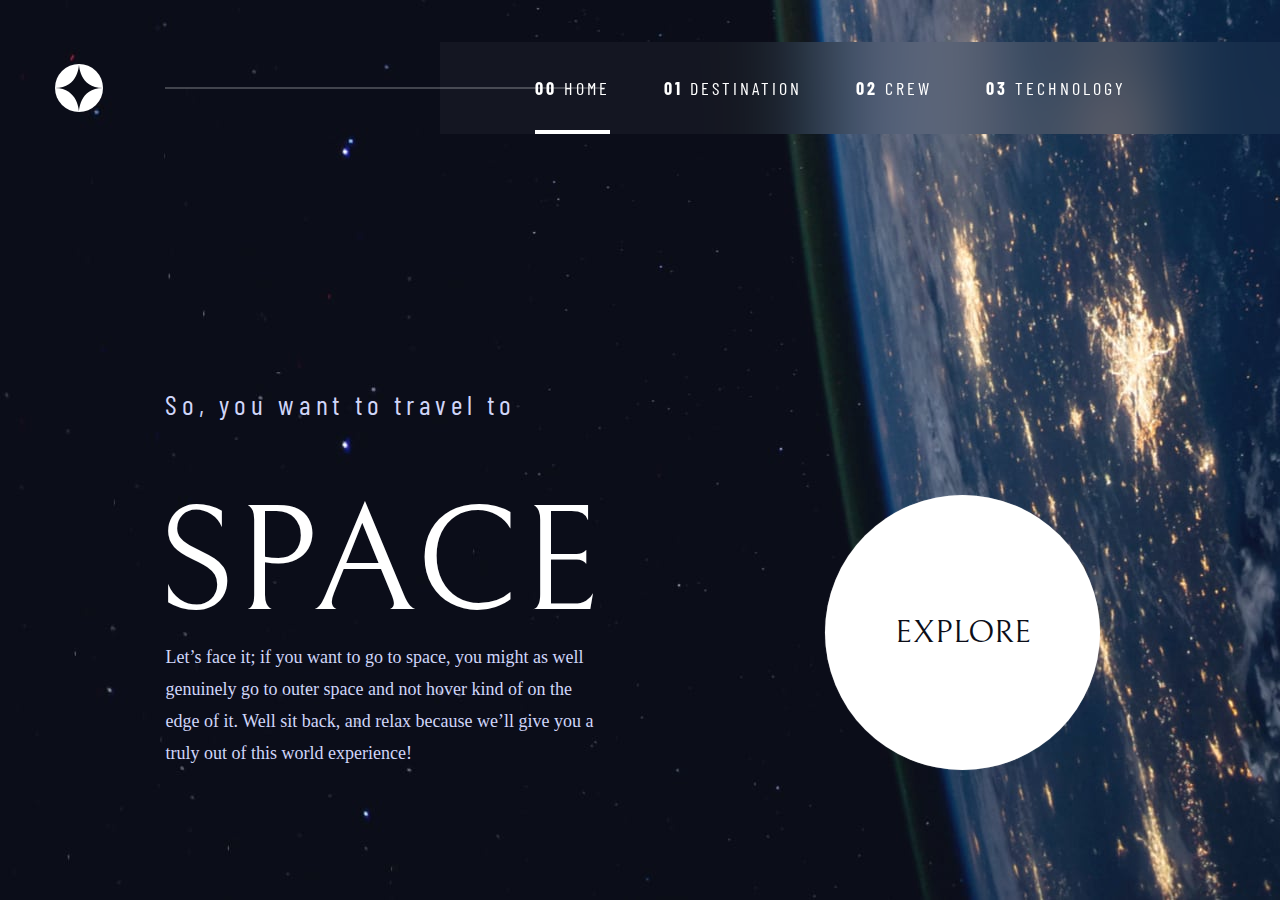
<file: starter-code/index.html>
<!DOCTYPE html>
<html lang="en">

<head>
  <meta charset="UTF-8">
  <meta name="viewport" content="width=device-width, initial-scale=1.0">

  <link rel="icon" type="image/png" sizes="32x32" href="./assets/favicon-32x32.png">
  <link rel="stylesheet" href="home.css">
  <title>Frontend Mentor | Space tourism website</title>
</head>

<body>
  <header class="navbar">
    <img src="assets/home/logo.svg" alt="logo">
    <img class="line" src="assets/home/line.svg" alt="line">
    <ul>
      <li><a href="index.html" class="tab-link active-link" onclick="opentab('Home')"><span>00</span> Home</a></li>
      <li><a href="destination-moon.html" class="tab-link" onclick="opentab('Destination')"><span>01</span> Destination</a></li>
      <li><a href="crew-commander.html" class="tab-link" onclick="opentab('Crew')"><span>02</span> Crew</a></li>
      <li><a href="technology-vehicle.html" class="tab-link" onclick="opentab('Technology')"><span>03</span> Technology</a></li>
    </ul>
  </header>
  <main>
    <section class="description">
      <h2>So, you want to travel to</h2>
      <h1>Space</h1>
      <p>
        Let’s face it; if you want to go to space, you might as well genuinely go to
        outer space and not hover kind of on the edge of it. Well sit back, and relax
        because we’ll give you a truly out of this world experience!
      </p>
    </section>
    <section class="btn-explore">
      <a href="destination-moon.html">Explore</a>
    </section>
  </main>

</body>

</html>
</file>
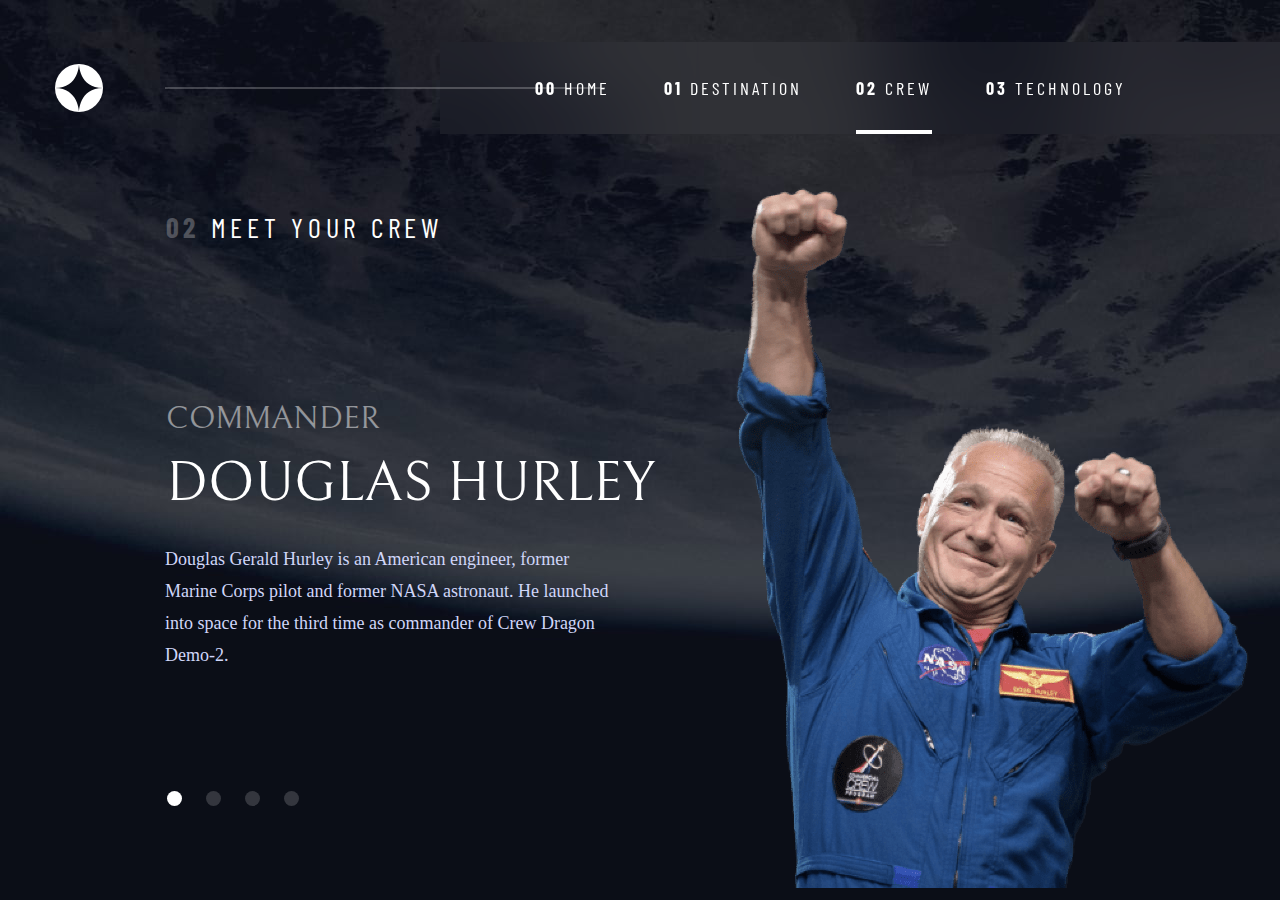
<file: crew-commander.html>
<!DOCTYPE html>
<html lang="en">

<head>
  <meta charset="UTF-8">
  <meta name="viewport" content="width=device-width, initial-scale=1.0">

  <link rel="icon" type="image/png" sizes="32x32" href="./assets/favicon-32x32.png">
  <link rel="stylesheet" href="crew.css">

  <title>Frontend Mentor | Space tourism website</title>
</head>

<body>
  <header class="navbar">
    <img src="assets/home/logo.svg" alt="logo">
    <img class="line" src="assets/home/line.svg" alt="line">
    <ul>
      <li><a href="index.html" class="tab-link"><span>00</span> Home</a></li>
      <li><a href="destination-moon.html" class="tab-link"><span>01</span> Destination</a></li>
      <li><a href="crew-commander.html" class="tab-link active-link"><span>02</span> Crew</a></li>
      <li><a href="technology-vehicle.html" class="tab-link"><span>03</span> Technology</a></li>
    </ul>
  </header>

  <main>
    <section class="tab-content active-tab" id="douglas">
      <section class="description">
        <h3><span>02</span> Meet your crew</h3>

        <h2>Commander</h2>
        <h1>Douglas Hurley</h1>
        <p>Douglas Gerald Hurley is an American engineer, former Marine Corps pilot
          and former NASA astronaut. He launched into space for the third time as
          commander of Crew Dragon Demo-2.</p>
      </section>
      <section class="img">
        <img src="assets/crew/image-douglas-hurley.png" alt="img">
      </section>
    </section>

    <section class="dots-page">
      <div class="dot active-link" onclick="opentab('douglas')"></div>
      <div class="dot" onclick="opentab('mark')"></div>
      <div class="dot" onclick="opentab('victor')"></div>
      <div class="dot" onclick="opentab('anousheh')"></div>
    </section>

    <section class="tab-content mark" id="mark">
      <section class="description">
        <h3><span>02</span> Meet your crew</h3>

        <h2>Mission Specialist</h2>
        <h1>Mark Shuttleworth</h1>
        <p>Mark Richard Shuttleworth is the founder and CEO of Canonical, the company behind
          the Linux-based Ubuntu operating system. Shuttleworth became the first South
          African to travel to space as a space tourist.</p>
      </section>
      <section class="img">
        <img src="assets/crew/image-mark-shuttleworth.png" alt="img">
      </section>
    </section>

    <section class="tab-content victor" id="victor">
      <section class="description">
        <h3><span>02</span> Meet your crew</h3>

        <h2>Pilot</h2>
        <h1>Victor Glover</h1>
        <p>Pilot on the first operational flight of the SpaceX Crew Dragon to the
          International Space Station. Glover is a commander in the U.S. Navy where
          he pilots an F/A-18.He was a crew member of Expedition 64, and served as a
          station systems flight engineer.</p>
      </section>
      <section class="img">
        <img src="assets/crew/image-victor-glover.png" alt="img">
      </section>
    </section>

    <section class="tab-content anousheh" id="anousheh">
      <section class="description">
        <h3><span>02</span> Meet your crew</h3>

        <h2>Flight Engineer</h2>
        <h1>Anousheh Ansari</h1>
        <p>Anousheh Ansari is an Iranian American engineer and co-founder of Prodea Systems.
          Ansari was the fourth self-funded space tourist, the first self-funded woman to
          fly to the ISS, and the first Iranian in space.</p>
      </section>
      <section class="img">
        <img src="assets/crew/image-anousheh-ansari.png" alt="img">
      </section>
    </section>

  </main>


  <script src="js/crew.js"></script>
</body>

</html>
</file>
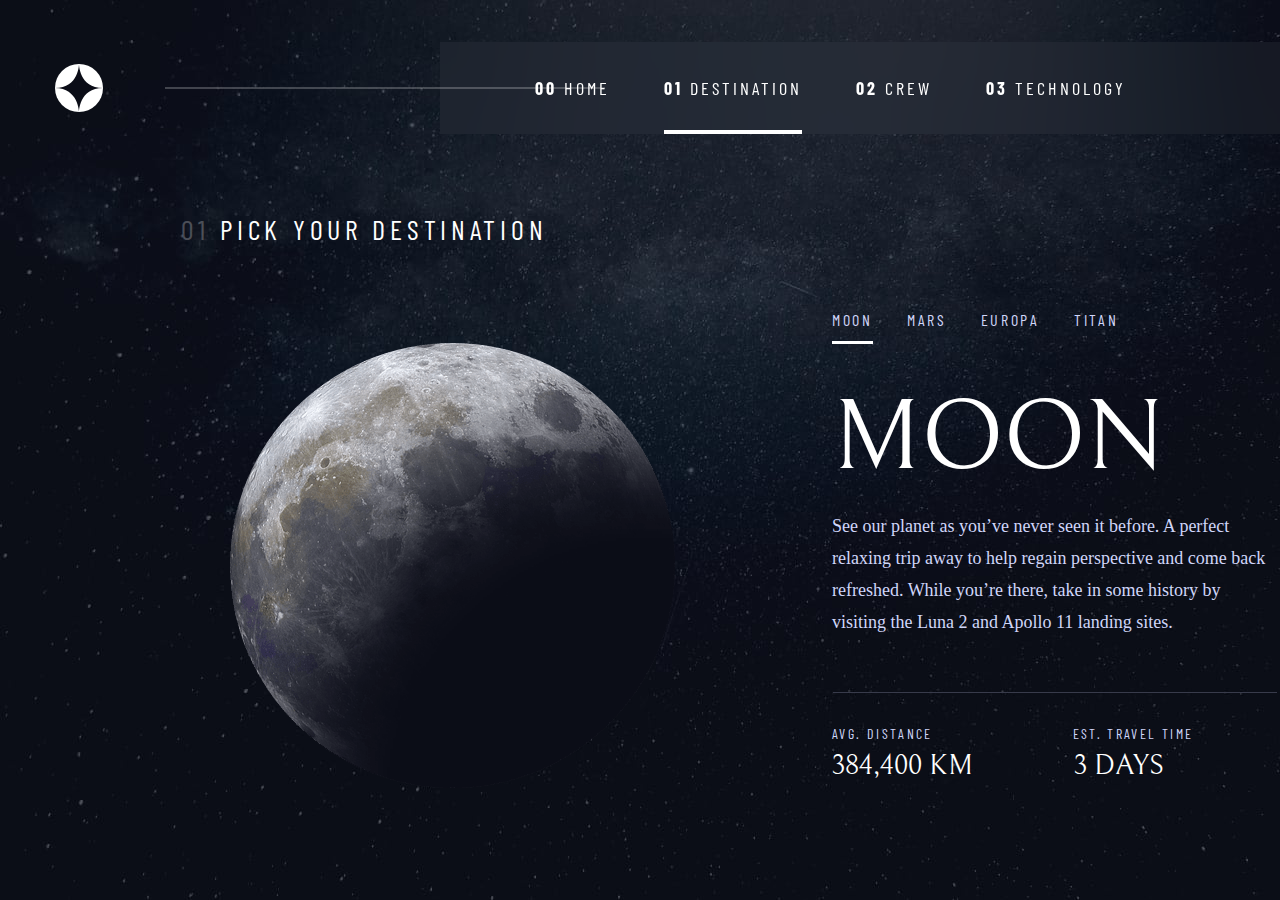
<file: destination-moon.html>
<!DOCTYPE html>
<html lang="en">

<head>
  <meta charset="UTF-8">
  <meta name="viewport" content="width=device-width, initial-scale=1.0">

  <link rel="icon" type="image/png" sizes="32x32" href="./assets/favicon-32x32.png">
  <link rel="stylesheet" href="destination.css">
  <title>Frontend Mentor | Space tourism website</title>
</head>

<body>
  <header class="navbar">
    <img src="assets/home/logo.svg" alt="logo">
    <img class="line" src="assets/home/line.svg" alt="line">
    <ul>
      <li><a href="index.html" class="tab-link" onclick="opentab('Home')"><span>00</span> Home</a></li>
      <li><a href="destination-moon.html" class="tab-link active-link" onclick="opentab('Destination')"><span>01</span> Destination</a></li>
      <li><a href="crew-commander.html" class="tab-link" onclick="opentab('Crew')"><span>02</span> Crew</a></li>
      <li><a href="technology-vehicle.html" class="tab-link" onclick="opentab('Technology')"><span>03</span> Technology</a></li>
    </ul>
  </header>

  <main>
    <section class="links">
      <ul>
        <li><a href="#" class="tab-links active-link" onclick="opentab('moon')">Moon</a></li>
        <li><a href="#" class="tab-links" onclick="opentab('mars')">Mars</a></li>
        <li><a href="#" class="tab-links" onclick="opentab('europa')">Europa</a></li>
        <li><a href="#" class="tab-links" onclick="opentab('titan')">Titan</a></li>
      </ul>
    </section>
    <section class="tab-content active-tab" id="moon">
      <section class="title-destination">
        <h2><span>01</span> Pick your destination</h2>
        <img src="assets/destination/image-moon.png" alt="planet">
      </section>

      <section class="place-description">
        <h1>Moon</h1>
        <p>
          See our planet as you’ve never seen it before. A perfect relaxing trip away to help
          regain perspective and come back refreshed. While you’re there, take in some history
          by visiting the Luna 2 and Apollo 11 landing sites.
        </p>
        <span id="line"></span>
        <div>
          <div class="travel-description">
            <h4>Avg. distance</h4>
            <h3>384,400 km</h3>
          </div>
          <div class="travel-time">
            <h4>Est. travel time</h4>
            <h3>3 days</h3>
          </div>
        </div>
      </section>
    </section>

    <!-- section mars -->
    <section class="tab-content" id="mars">
      <section class="title-destination">
        <h2><span>01</span> Pick your destination</h2>
        <img src="assets/destination/image-mars.png" alt="planet">
      </section>
      <section class="place-description">
        <h1>Mars</h1>
        <p>
          Don’t forget to pack your hiking boots. You’ll need them to tackle Olympus Mons,
          the tallest planetary mountain in our solar system. It’s two and a half times
          the size of Everest!
        </p>

        <span id="line"></span>
        <div>
          <div class="travel-description">
            <h4>Avg. distance</h4>
            <h3>225 mil. km</h3>
          </div>
          <div class="travel-time">
            <h4>Est. travel time</h4>
            <h3 id="mars">9 months</h3>
          </div>
        </div>
      </section>
    </section>

    <!-- section europa -->
    <section class="tab-content" id="europa">
      <section class="title-destination">
        <h2><span>01</span> Pick your destination</h2>
        <img src="assets/destination/image-europa.png" alt="planet">
      </section>
      <section class="place-description">
        <h1>Europa</h1>
        <p>
          The smallest of the four Galilean moons orbiting Jupiter, Europa is a
          winter lover’s dream. With an icy surface, it’s perfect for a bit of
          ice skating, curling, hockey, or simple relaxation in your snug
          wintery cabin.
        </p>

        <span id="line"></span>
        <div>
          <div class="travel-description">
            <h4>Avg. distance</h4>
            <h3>628 mil. km</h3>
          </div>
          <div class="travel-time">
            <h4>Est. travel time</h4>
            <h3 id="europa">3 years</h3>
          </div>
        </div>
      </section>
    </section>

    <!-- section titan -->
    <section class="tab-content" id="titan">
      <section class="title-destination">
        <h2><span>01</span> Pick your destination</h2>
        <img src="assets/destination/image-titan.png" alt="planet">
      </section>
      <section class="place-description">
        <h1>Titan</h1>
        <p>
          The only moon known to have a dense atmosphere other than Earth, Titan
          is a home away from home (just a few hundred degrees colder!). As a
          bonus, you get striking views of the Rings of Saturn.
        </p>

        <span id="line"></span>
        <div>
          <div class="travel-description">
            <h4>Avg. distance</h4>
            <h3>1.6 bil. km</h3>
          </div>
          <div class="travel-time">
            <h4>Est. travel time</h4>
            <h3 id="titan">7 years</h3>
          </div>
        </div>
      </section>
    </section>

  </main>

  <script src="js/destination.js"></script>
</body>

</html>
</file>
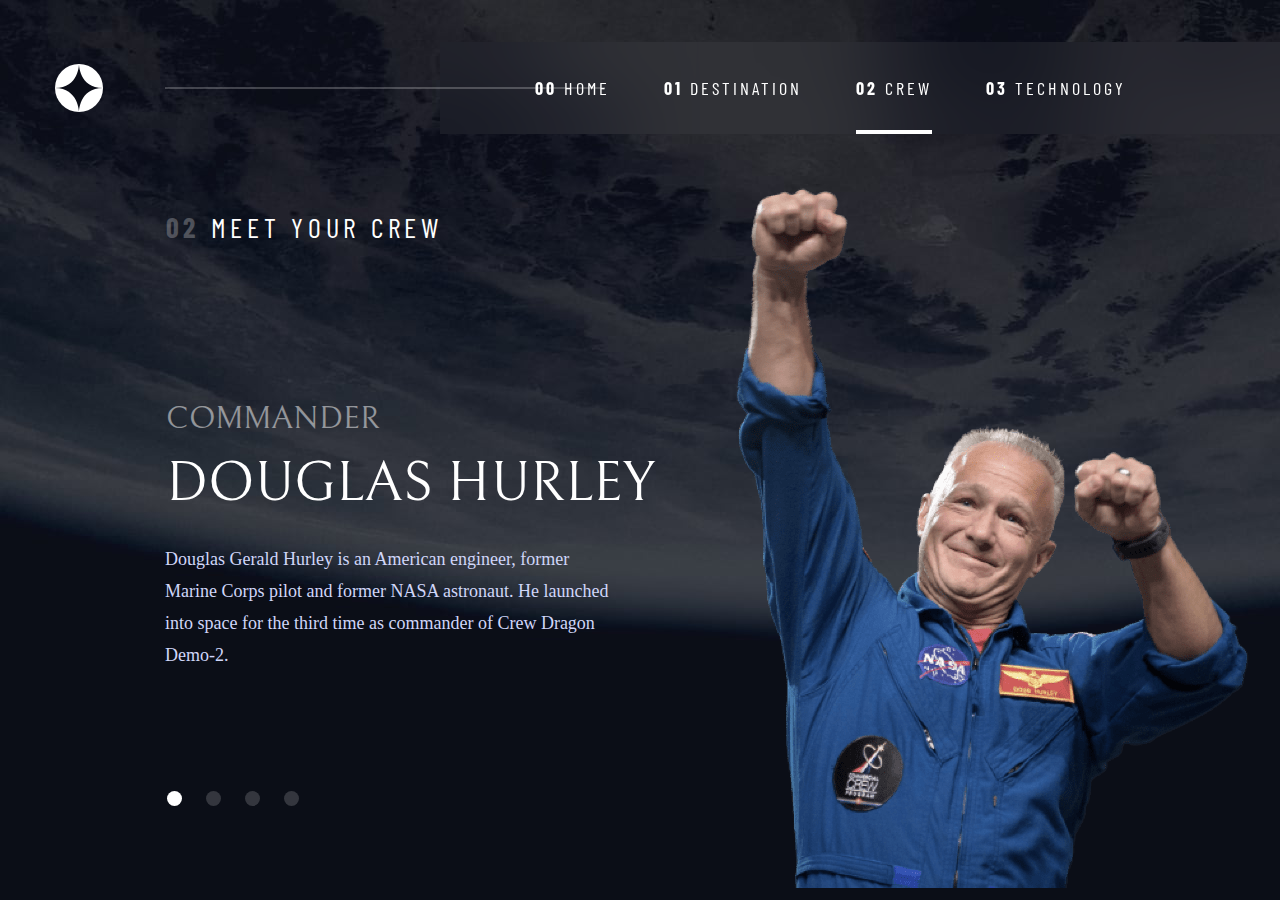
<file: starter-code/crew-commander.html>
<!DOCTYPE html>
<html lang="en">

<head>
  <meta charset="UTF-8">
  <meta name="viewport" content="width=device-width, initial-scale=1.0">

  <link rel="icon" type="image/png" sizes="32x32" href="./assets/favicon-32x32.png">
  <link rel="stylesheet" href="crew.css">

  <title>Frontend Mentor | Space tourism website</title>
</head>

<body>
  <header class="navbar">
    <img src="assets/home/logo.svg" alt="logo">
    <img class="line" src="assets/home/line.svg" alt="line">
    <ul>
      <li><a href="index.html" class="tab-link"><span>00</span> Home</a></li>
      <li><a href="destination-moon.html" class="tab-link"><span>01</span> Destination</a></li>
      <li><a href="crew-commander.html" class="tab-link active-link"><span>02</span> Crew</a></li>
      <li><a href="technology-vehicle.html" class="tab-link"><span>03</span> Technology</a></li>
    </ul>
  </header>

  <main>
    <section class="tab-content active-tab" id="douglas">
      <section class="description">
        <h3><span>02</span> Meet your crew</h3>

        <h2>Commander</h2>
        <h1>Douglas Hurley</h1>
        <p>Douglas Gerald Hurley is an American engineer, former Marine Corps pilot
          and former NASA astronaut. He launched into space for the third time as
          commander of Crew Dragon Demo-2.</p>
      </section>
      <section class="img">
        <img src="assets/crew/image-douglas-hurley.png" alt="img">
      </section>
    </section>

    <section class="dots-page">
      <div class="dot active-link" onclick="opentab('douglas')"></div>
      <div class="dot" onclick="opentab('mark')"></div>
      <div class="dot" onclick="opentab('victor')"></div>
      <div class="dot" onclick="opentab('anousheh')"></div>
    </section>

    <section class="tab-content mark" id="mark">
      <section class="description">
        <h3><span>02</span> Meet your crew</h3>

        <h2>Mission Specialist</h2>
        <h1>Mark Shuttleworth</h1>
        <p>Mark Richard Shuttleworth is the founder and CEO of Canonical, the company behind
          the Linux-based Ubuntu operating system. Shuttleworth became the first South
          African to travel to space as a space tourist.</p>
      </section>
      <section class="img">
        <img src="assets/crew/image-mark-shuttleworth.png" alt="img">
      </section>
    </section>

    <section class="tab-content victor" id="victor">
      <section class="description">
        <h3><span>02</span> Meet your crew</h3>

        <h2>Pilot</h2>
        <h1>Victor Glover</h1>
        <p>Pilot on the first operational flight of the SpaceX Crew Dragon to the
          International Space Station. Glover is a commander in the U.S. Navy where
          he pilots an F/A-18.He was a crew member of Expedition 64, and served as a
          station systems flight engineer.</p>
      </section>
      <section class="img">
        <img src="assets/crew/image-victor-glover.png" alt="img">
      </section>
    </section>

    <section class="tab-content anousheh" id="anousheh">
      <section class="description">
        <h3><span>02</span> Meet your crew</h3>

        <h2>Flight Engineer</h2>
        <h1>Anousheh Ansari</h1>
        <p>Anousheh Ansari is an Iranian American engineer and co-founder of Prodea Systems.
          Ansari was the fourth self-funded space tourist, the first self-funded woman to
          fly to the ISS, and the first Iranian in space.</p>
      </section>
      <section class="img">
        <img src="assets/crew/image-anousheh-ansari.png" alt="img">
      </section>
    </section>

  </main>


  <script src="crew.js"></script>
</body>

</html>
</file>
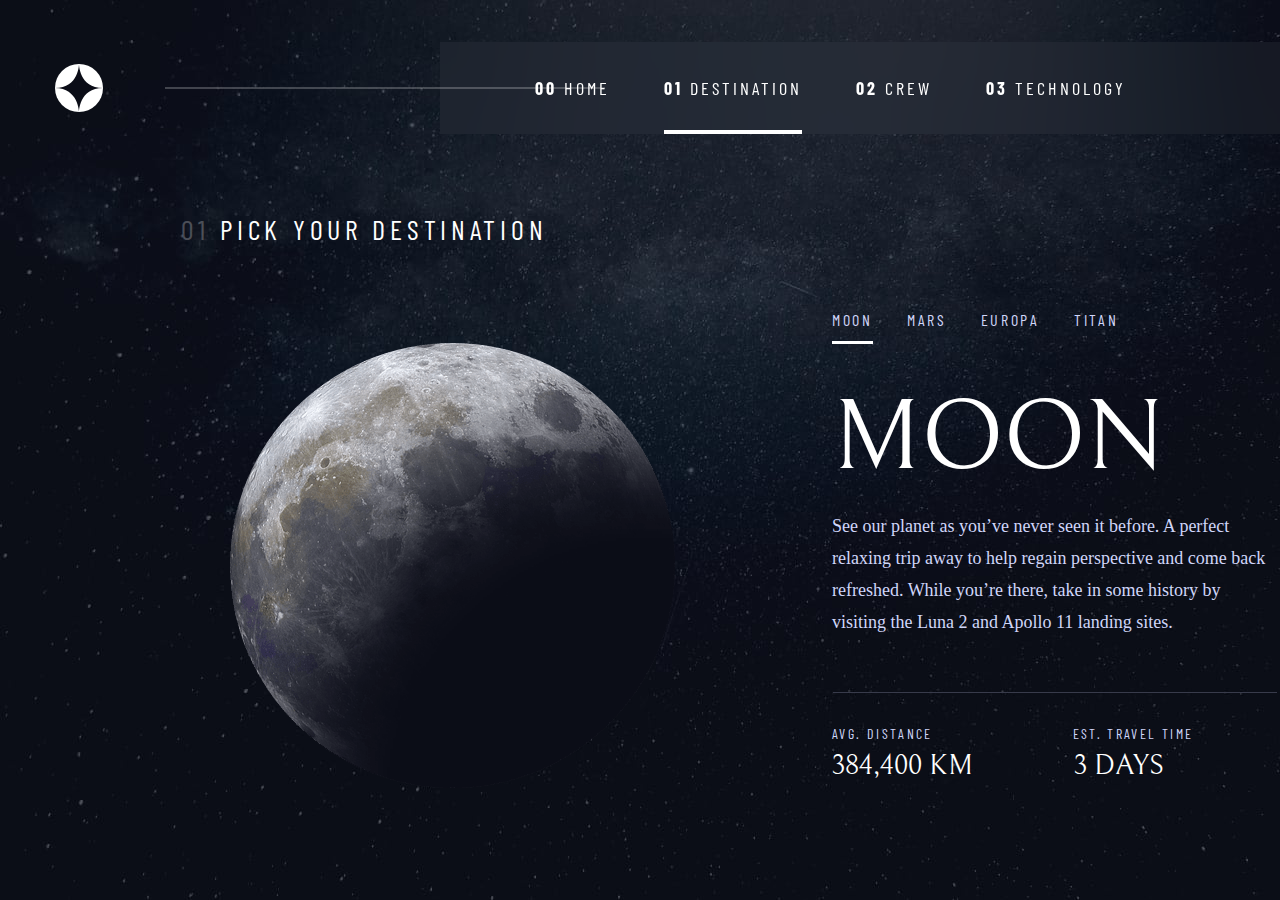
<file: starter-code/destination-moon.html>
<!DOCTYPE html>
<html lang="en">

<head>
  <meta charset="UTF-8">
  <meta name="viewport" content="width=device-width, initial-scale=1.0">

  <link rel="icon" type="image/png" sizes="32x32" href="./assets/favicon-32x32.png">
  <link rel="stylesheet" href="destination.css">
  <title>Frontend Mentor | Space tourism website</title>
</head>

<body>
  <header class="navbar">
    <img src="assets/home/logo.svg" alt="logo">
    <img class="line" src="assets/home/line.svg" alt="line">
    <ul>
      <li><a href="index.html" class="tab-link" onclick="opentab('Home')"><span>00</span> Home</a></li>
      <li><a href="destination-moon.html" class="tab-link active-link" onclick="opentab('Destination')"><span>01</span> Destination</a></li>
      <li><a href="crew-commander.html" class="tab-link" onclick="opentab('Crew')"><span>02</span> Crew</a></li>
      <li><a href="technology-vehicle.html" class="tab-link" onclick="opentab('Technology')"><span>03</span> Technology</a></li>
    </ul>
  </header>

  <main>
    <section class="links">
      <ul>
        <li><a href="#" class="tab-links active-link" onclick="opentab('moon')">Moon</a></li>
        <li><a href="#" class="tab-links" onclick="opentab('mars')">Mars</a></li>
        <li><a href="#" class="tab-links" onclick="opentab('europa')">Europa</a></li>
        <li><a href="#" class="tab-links" onclick="opentab('titan')">Titan</a></li>
      </ul>
    </section>
    <section class="tab-content active-tab" id="moon">
      <section class="title-destination">
        <h2><span>01</span> Pick your destination</h2>
        <img src="assets/destination/image-moon.png" alt="planet">
      </section>

      <section class="place-description">
        <h1>Moon</h1>
        <p>
          See our planet as you’ve never seen it before. A perfect relaxing trip away to help
          regain perspective and come back refreshed. While you’re there, take in some history
          by visiting the Luna 2 and Apollo 11 landing sites.
        </p>
        <span id="line"></span>
        <div>
          <div class="travel-description">
            <h4>Avg. distance</h4>
            <h3>384,400 km</h3>
          </div>
          <div class="travel-time">
            <h4>Est. travel time</h4>
            <h3>3 days</h3>
          </div>
        </div>
      </section>
    </section>

    <!-- section mars -->
    <section class="tab-content" id="mars">
      <section class="title-destination">
        <h2><span>01</span> Pick your destination</h2>
        <img src="assets/destination/image-mars.png" alt="planet">
      </section>
      <section class="place-description">
        <h1>Mars</h1>
        <p>
          Don’t forget to pack your hiking boots. You’ll need them to tackle Olympus Mons,
          the tallest planetary mountain in our solar system. It’s two and a half times
          the size of Everest!
        </p>

        <span id="line"></span>
        <div>
          <div class="travel-description">
            <h4>Avg. distance</h4>
            <h3>225 mil. km</h3>
          </div>
          <div class="travel-time">
            <h4>Est. travel time</h4>
            <h3 id="mars">9 months</h3>
          </div>
        </div>
      </section>
    </section>

    <!-- section europa -->
    <section class="tab-content" id="europa">
      <section class="title-destination">
        <h2><span>01</span> Pick your destination</h2>
        <img src="assets/destination/image-europa.png" alt="planet">
      </section>
      <section class="place-description">
        <h1>Europa</h1>
        <p>
          The smallest of the four Galilean moons orbiting Jupiter, Europa is a
          winter lover’s dream. With an icy surface, it’s perfect for a bit of
          ice skating, curling, hockey, or simple relaxation in your snug
          wintery cabin.
        </p>

        <span id="line"></span>
        <div>
          <div class="travel-description">
            <h4>Avg. distance</h4>
            <h3>628 mil. km</h3>
          </div>
          <div class="travel-time">
            <h4>Est. travel time</h4>
            <h3 id="europa">3 years</h3>
          </div>
        </div>
      </section>
    </section>

    <!-- section titan -->
    <section class="tab-content" id="titan">
      <section class="title-destination">
        <h2><span>01</span> Pick your destination</h2>
        <img src="assets/destination/image-titan.png" alt="planet">
      </section>
      <section class="place-description">
        <h1>Titan</h1>
        <p>
          The only moon known to have a dense atmosphere other than Earth, Titan
          is a home away from home (just a few hundred degrees colder!). As a
          bonus, you get striking views of the Rings of Saturn.
        </p>

        <span id="line"></span>
        <div>
          <div class="travel-description">
            <h4>Avg. distance</h4>
            <h3>1.6 bil. km</h3>
          </div>
          <div class="travel-time">
            <h4>Est. travel time</h4>
            <h3 id="titan">7 years</h3>
          </div>
        </div>
      </section>
    </section>

  </main>

  <script src="destination.js"></script>
</body>

</html>
</file>
<file: starter-code/home.css>
@import url('https://fonts.googleapis.com/css2?family=Barlow+Condensed:ital,wght@0,400;0,700;0,900;1,600&family=Bellefair&display=swap');

* {
    margin: 0;
    padding: 0;
    box-sizing: border-box;
    /* font-family: 'Barlow Condensed', sans-serif;
    font-family: 'Bellefair', serif;*/
}

:root {
    --clr-black: hsl(230, 35%, 7%);
    --clr-purple: hsl(231, 77%, 90%);
    --clr-bege: hsl(0, 0%, 100%)
}

body {
    display: block;
    background: url(assets/home/background-home-desktop.jpg);
    background-size: cover;
    width: 100%;
    height: 900px;
    justify-content: center;

}

.navbar {
    display: flex;
    width: 100%;
    justify-content: space-between;
    align-items: center;
}

.navbar img {
    margin: 64px 55px;
}

.navbar .line {
    position: absolute;
    width: 475px;
    left: 110px;
    z-index: 1;
}

.navbar ul {
    list-style: none;
    width: 930px;
    padding-left: 80px;
    background: rgba(255, 255, 255, 0.04);
    backdrop-filter: blur(40.7742px);
    /* Note: backdrop-filter has minim */
}

.navbar li {
    display: inline-block;
    margin: 35px 35px;
}

.navbar ul li a span {
    font-weight: 700;
}

.navbar ul li a {
    font-family: 'Barlow Condensed', sans-serif;
    position: relative;
    text-decoration: none;
    color: #ffffff;
    text-transform: uppercase;
    letter-spacing: 3px;
    font-size: 18px;
}

.navbar ul li a::after {
    content: '';
    width: 0;
    height: 4px;
    background: #ffffff;
    mix-blend-mode: normal;
    opacity: 0.5;
    position: absolute;
    left: 0;
    bottom: -35px;
    transition: 0.5s ease;
}

.navbar ul li a:hover::after {
    width: 100%;
}

.navbar .active-link::after {
    width: 100%;
    background: #ffffff;
    opacity: 1;
}

@media only screen and (max-width: 1440px) {
    .navbar ul {
        width: 840px;
        padding-left: 70px;
    }

    .navbar .line {
        width: 440px;
    }

    .navbar li {
        margin: 35px 25px;
    }
}

/* ------------- description ----------------*/

.description {
    position: absolute;
    width: 450px;
    height: 382px;
    left: 165px;
    top: 387px;
}

.description h2 {
    position: relative;
    height: 34px;
    left: 0.11%;
    right: 15.67%;
    top: calc(50% - 34px/2 - 174px);

    font-family: 'Barlow Condensed';
    font-style: normal;
    font-weight: 400;
    font-size: 28px;
    line-height: 34px;
    /* identical to box height */

    letter-spacing: 4.725px;

    color: #D0D6F9;
}

.description h1 {
    position: relative;
    height: 172px;
    left: -2%;
    right: 1.11%;
    top: calc(50% - 172px/2 - 47px);

    font-family: 'Bellefair';
    font-style: normal;
    font-weight: 400;
    font-size: 150px;
    line-height: 172px;
    text-transform: uppercase;
    /* identical to box height */


    color: #FFFFFF;
}

.description p {

    position: absolute;
    height: 128px;
    left: 0.11%;
    right: 1.22%;
    top: calc(50% - 128px/2 + 127px);

    font-family: 'Barlow';
    font-style: normal;
    font-weight: 400;
    font-size: 18px;
    line-height: 32px;
    /* or 178% */


    color: #D0D6F9;
}

.btn-explore a {
    display: flex;
    position: absolute;
    right: 180px;
    top: 495px;
    width: 275px;
    height: 275px;
    border: none;
    border-radius: 50%;
    cursor: pointer;
    background: #ffffff;
    justify-content: center;
    align-items: center;
    text-decoration: none;
    color: var(--clr-black);

    font-family: 'Bellefair', sans-serif;
    font-size: 32px;
    text-transform: uppercase;

    box-shadow: 0px 0px 1px 0px rgba(245, 243, 243, 0.5);
    transition: all 0.5s ease;
}

.btn-explore a:hover {
    box-shadow: 0px 0px 1px 100px rgba(255, 255, 255, 0.10);
}
</file>
<file: crew.css>
@import url('https://fonts.googleapis.com/css2?family=Barlow+Condensed:ital,wght@0,400;0,700;0,900;1,600&family=Bellefair&display=swap');

* {
    margin: 0;
    padding: 0;
    box-sizing: border-box;
    /* font-family: 'Barlow Condensed', sans-serif;
    font-family: 'Bellefair', serif;*/
}

:root {
    --clr-black: hsl(230, 35%, 7%);
    --clr-purple: hsl(231, 77%, 90%);
    --clr-bege: hsl(0, 0%, 100%)
}

body {
    display: block;
    background: url(assets/crew/background-crew-desktop.jpg);
    background-size: cover;
    background-repeat: no-repeat;
    width: 100%;
    height: 900px;
    justify-content: center;

}

.navbar {
    display: flex;
    width: 100%;
    justify-content: space-between;
    align-items: center;
}

.navbar img {
    margin: 64px 55px;
}

.navbar .line {
    position: absolute;
    width: 475px;
    left: 110px;
    z-index: 1;
}

.navbar ul {
    list-style: none;
    width: 930px;
    padding-left: 80px;
    background: rgba(255, 255, 255, 0.04);
    backdrop-filter: blur(40.7742px);
    /* Note: backdrop-filter has minim */
}

.navbar li {
    display: inline-block;
    margin: 35px 35px;
}

.navbar ul li a span {
    font-weight: 700;
}

.navbar ul li a {
    font-family: 'Barlow Condensed', sans-serif;
    position: relative;
    text-decoration: none;
    color: #ffffff;
    text-transform: uppercase;
    letter-spacing: 3px;
    font-size: 18px;
}

.navbar ul li a::after {
    content: '';
    width: 0;
    height: 4px;
    background: #ffffff;
    mix-blend-mode: normal;
    opacity: 0.5;
    position: absolute;
    left: 0;
    bottom: -35px;
    transition: 0.5s ease;
}

.navbar ul li a:hover::after {
    width: 100%;
}

.navbar .active-link::after {
    width: 100%;
    background: #ffffff;
    opacity: 1;
}

@media only screen and (max-width: 1440px) {
    .navbar ul {
        width: 840px;
        padding-left: 70px;
    }

    .navbar .line {
        width: 440px;
    }

    .navbar li {
        margin: 35px 25px;
    }
}

/* --------------content crew ----------------*/

main .description h3 {
    position: absolute;
    height: 34px;
    left: 165.5px;
    right: 1.4%;
    top: 210px;

    font-family: 'Barlow Condensed';
    font-style: normal;
    font-weight: 400;
    font-size: 28px;
    line-height: 34px;
    /* identical to box height */

    letter-spacing: 4.725px;
    text-transform: uppercase;

    color: #FFFFFF;
}

main .description h3 span {
    font-family: 'Barlow Condensed';
    font-style: normal;
    font-weight: 700;
    font-size: 28px;
    line-height: 34px;
    /* identical to box height */

    letter-spacing: 4.725px;
    color: #FFFFFF;

    mix-blend-mode: normal;
    opacity: 0.25;
}

main .description h2 {
    position: absolute;
    width: 214px;
    height: 37px;
    left: 165.5px;
    top: 400px;

    font-family: 'Bellefair';
    font-style: normal;
    font-weight: 400;
    font-size: 32px;
    line-height: 37px;
    /* identical to box height */

    text-transform: uppercase;

    color: #FFFFFF;

    mix-blend-mode: normal;
    opacity: 0.5;
}

main .description h1 {
    position: absolute;
    width: 488px;
    height: 64px;
    left: 165.5px;
    top: 452px;

    font-family: 'Bellefair';
    font-style: normal;
    font-weight: 400;
    font-size: 56px;
    line-height: 64px;
    text-transform: uppercase;

    color: #FFFFFF;
}

main .description p {
    position: absolute;
    width: 444px;
    height: 128px;
    left: 165px;
    top: 543px;

    font-family: 'Barlow';
    font-style: normal;
    font-weight: 400;
    font-size: 18px;
    line-height: 32px;
    /* or 178% */


    color: #D0D6F9;
}


main .img {
    position: absolute;
    width: 503.07px;
    height: 712px;
    left: 734.93px;
    top: 188px;
}

.dots-page {
    display: flex;
    position: absolute;
    width: 132px;
    height: 15px;
    left: 167px;
    top: 791px;
    justify-content: space-between;
}

.dots-page .dot {
    width: 15px;
    height: 15px;
    border: none;
    border-radius: 50%;
    background: #FFFFFF;
    mix-blend-mode: normal;
    opacity: 0.17;
    cursor: pointer;
}

.dots-page .dot:hover {
    background: #FFFFFF;
    mix-blend-mode: normal;
    opacity: 0.5;
}

.dots-page .dot.active-link {
    background: #ffffff;
    opacity: 1;
}

.tab-content {
    display: none;
}

.tab-content.active-tab {
    display: block;
}


/* ---------style mark -------------*/


main .mark .description h2 {
    position: absolute;
    width: 309px;
    height: 37px;
    left: 165.5px;
    top: 400px;

    font-family: 'Bellefair';
    font-style: normal;
    font-weight: 400;
    font-size: 32px;
    line-height: 37px;
    /* identical to box height */

    text-transform: uppercase;

    color: #FFFFFF;

    mix-blend-mode: normal;
    opacity: 0.5;
}

main .mark .description h1 {
    position: absolute;
    position: absolute;
    width: 614px;
    height: 64px;
    left: 165.5px;
    top: 452px;

    font-family: 'Bellefair';
    font-style: normal;
    font-weight: 400;
    font-size: 56px;
    line-height: 64px;

    color: #FFFFFF;
}

main .mark .img {
    position: absolute;
    width: 453.44px;
    height: 654px;
    left: 800px;
    top: 246px;
}

/* ---------style victor -------------*/


main .victor .description h2 {
    position: absolute;
    width: 309px;
    height: 37px;
    left: 165.5px;
    top: 400px;

    font-family: 'Bellefair';
    font-style: normal;
    font-weight: 400;
    font-size: 32px;
    line-height: 37px;
    /* identical to box height */

    text-transform: uppercase;

    color: #FFFFFF;

    mix-blend-mode: normal;
    opacity: 0.5;
}

main .victor .description h1 {
    position: absolute;
    position: absolute;
    width: 614px;
    height: 64px;
    left: 165.5px;
    top: 452px;

    font-family: 'Bellefair';
    font-style: normal;
    font-weight: 400;
    font-size: 56px;
    line-height: 64px;

    color: #FFFFFF;
}

main .victor .img {
    position: absolute;
    width: 453.44px;
    height: 654px;
    left: 743px;
    top: 246px;
}

/* ---------style victor -------------*/


main .anousheh .description h2 {
    position: absolute;
    width: 309px;
    height: 37px;
    left: 165.5px;
    top: 400px;

    font-family: 'Bellefair';
    font-style: normal;
    font-weight: 400;
    font-size: 32px;
    line-height: 37px;
    /* identical to box height */

    text-transform: uppercase;

    color: #FFFFFF;

    mix-blend-mode: normal;
    opacity: 0.5;
}

main .anousheh .description h1 {
    position: absolute;
    position: absolute;
    width: 614px;
    height: 64px;
    left: 165.5px;
    top: 452px;

    font-family: 'Bellefair';
    font-style: normal;
    font-weight: 400;
    font-size: 56px;
    line-height: 64px;

    color: #FFFFFF;
}

main .anousheh .img {
    position: absolute;
    width: 615.57px;
    height: 607px;
    left: 735px;
    top: 294px;
}
</file>
<file: destination.css>
@import url('https://fonts.googleapis.com/css2?family=Barlow+Condensed:ital,wght@0,400;0,700;0,900;1,600&family=Bellefair&display=swap');

* {
    margin: 0;
    padding: 0;
    box-sizing: border-box;
    /* font-family: 'Barlow Condensed', sans-serif;
    font-family: 'Bellefair', serif;*/
}

:root {
    --clr-black: hsl(230, 35%, 7%);
    --clr-purple: hsl(231, 77%, 90%);
    --clr-bege: hsl(0, 0%, 100%)
}

body {
    display: block;
    background: url(assets/destination/background-destination-desktop.jpg);
    background-size: cover;
    width: 100%;
    height: 900px;
    justify-content: center;

}

.navbar {
    display: flex;
    width: 100%;
    justify-content: space-between;
    align-items: center;
}

.navbar img {
    margin: 64px 55px;
}

.navbar .line {
    position: absolute;
    width: 475px;
    left: 110px;
    z-index: 1;
}

.navbar ul {
    list-style: none;
    width: 930px;
    padding-left: 80px;
    background: rgba(255, 255, 255, 0.04);
    backdrop-filter: blur(40.7742px);
    /* Note: backdrop-filter has minim */
}

.navbar li {
    display: inline-block;
    margin: 35px 35px;
}

.navbar ul li a span {
    font-weight: 700;
}

.navbar ul li a {
    font-family: 'Barlow Condensed', sans-serif;
    position: relative;
    text-decoration: none;
    color: #ffffff;
    text-transform: uppercase;
    letter-spacing: 3px;
    font-size: 18px;
}

.navbar ul li a::after {
    content: '';
    width: 0;
    height: 4px;
    background: #ffffff;
    mix-blend-mode: normal;
    opacity: 0.5;
    position: absolute;
    left: 0;
    bottom: -35px;
    transition: 0.5s ease;
}

.navbar ul li a:hover::after {
    width: 100%;
}

.navbar .active-link::after {
    width: 100%;
    background: #ffffff;
    opacity: 1;
}

@media only screen and (max-width: 1440px) {
    .navbar ul {
        width: 840px;
        padding-left: 70px;
    }

    .navbar .line {
        width: 440px;
    }

    .navbar li {
        margin: 35px 25px;
    }
}

/* ------------ main --------------- */

.title-destination h2 {
    position: absolute;
    height: 34px;
    left: 14.14%;
    right: 1.57%;
    top: 212px;

    font-family: 'Barlow Condensed';
    font-style: normal;
    font-weight: 400;
    font-size: 28px;
    line-height: 34px;
    /* identical to box height */

    letter-spacing: 4.725px;
    text-transform: uppercase;

    color: #FFFFFF;
}

.title-destination span {
    letter-spacing: 4.725px;

    color: #FFFFFF;

    mix-blend-mode: normal;
    opacity: 0.25;
}

.title-destination img {
    position: absolute;

    left: 230px;
    top: 343px;
}

/* ------------- place description ------------- */

.place-description {
    position: absolute;
    width: 445px;
    height: 472px;
    left: 832px;
    top: 310px;
}

.links ul {
    position: absolute;
    list-style: none;
    text-transform: uppercase;
    left: 832px;
    top: 310px;
    z-index: 10;
}

.links li {
    display: inline-block;
    justify-content: space-between;
    padding-right: 30px;
}

.links ul li a {
    position: relative;
    height: 19px;
    left: 0;
    right: 1.4%;
    top: calc(50% - 19px/2 - 7.5px);

    font-family: 'Barlow Condensed';
    font-style: normal;
    font-weight: 400;
    font-size: 16px;
    line-height: 19px;
    letter-spacing: 2.7px;
    text-decoration: none;

    color: #D0D6F9;
}

.links ul li a::after {
    content: '';
    width: 0;
    height: 3px;
    background: #888787;
    position: absolute;
    left: 0;
    bottom: -15px;
    transition: 0.5s ease;
}

.links ul li a:hover::after {
    width: 100%;
}

.links .active-link::after {
    width: 100%;
    background: #ffffff;
}

.tab-content {
    display: none;
}

.tab-content.active-tab {
    display: block;
}

.place-description h1 {
    position: absolute;
    height: 115px;
    left: 0.11%;
    right: 25.06%;
    top: calc(50% - 115px/2 - 107.5px);

    font-family: 'Bellefair';
    font-style: normal;
    font-weight: 400;
    font-size: 100px;
    line-height: 115px;
    text-transform: uppercase;
    /* identical to box height */


    color: #FFFFFF;
}

.place-description p {
    position: absolute;
    height: 128px;
    left: 0%;
    right: 0.22%;
    top: calc(50% - 128px/2 + 28px);

    font-family: 'Barlow';
    font-style: normal;
    font-weight: 400;
    font-size: 18px;
    line-height: 32px;
    /* or 178% */


    color: #D0D6F9;
}

.place-description #line {
    position: absolute;
    left: 0.22%;
    right: 0%;
    top: 80.93%;
    bottom: 18.86%;

    background: #383B4B;
}

.travel-description h4 {
    position: absolute;
    height: 17px;
    left: 0%;
    right: 32.17%;
    bottom: 40px;

    font-family: 'Barlow Condensed';
    font-style: normal;
    font-weight: 400;
    font-size: 14px;
    line-height: 17px;
    /* identical to box height */

    letter-spacing: 2.3625px;
    text-transform: uppercase;

    color: #D0D6F9;
}

.travel-description h3 {
    position: absolute;
    height: 32px;
    left: 0%;
    right: 0%;
    bottom: 0px;

    font-family: 'Bellefair';
    font-style: normal;
    font-weight: 400;
    font-size: 28px;
    line-height: 32px;
    /* identical to box height */

    text-transform: uppercase;

    color: #FFFFFF;
}

.travel-time h4 {
    position: absolute;
    height: 17px;
    right: 18.8%;
    bottom: 40px;

    font-family: 'Barlow Condensed';
    font-style: normal;
    font-weight: 400;
    font-size: 14px;
    line-height: 17px;
    /* identical to box height */

    letter-spacing: 2.3625px;
    text-transform: uppercase;

    color: #D0D6F9;
}

.travel-time h3 {
    position: absolute;
    height: 32px;
    right: 25.41%;
    bottom: 0;

    font-family: 'Bellefair';
    font-style: normal;
    font-weight: 400;
    font-size: 28px;
    line-height: 32px;
    /* identical to box height */

    text-transform: uppercase;

    color: #FFFFFF;
}

.travel-time #mars {
    position: absolute;
    height: 32px;
    right: 14%;
    bottom: 0;

    font-family: 'Bellefair';
    font-style: normal;
    font-weight: 400;
    font-size: 28px;
    line-height: 32px;
    /* identical to box height */

    text-transform: uppercase;

    color: #FFFFFF;
}

.travel-time #europa {
    position: absolute;
    height: 32px;
    right: 23%;
    bottom: 0;

    font-family: 'Bellefair';
    font-style: normal;
    font-weight: 400;
    font-size: 28px;
    line-height: 32px;
    /* identical to box height */

    text-transform: uppercase;

    color: #FFFFFF;
}

.travel-time #titan {
    position: absolute;
    height: 32px;
    right: 23%;
    bottom: 0;

    font-family: 'Bellefair';
    font-style: normal;
    font-weight: 400;
    font-size: 28px;
    line-height: 32px;
    /* identical to box height */

    text-transform: uppercase;

    color: #FFFFFF;
}
</file>
<file: starter-code/crew.css>
@import url('https://fonts.googleapis.com/css2?family=Barlow+Condensed:ital,wght@0,400;0,700;0,900;1,600&family=Bellefair&display=swap');

* {
    margin: 0;
    padding: 0;
    box-sizing: border-box;
    /* font-family: 'Barlow Condensed', sans-serif;
    font-family: 'Bellefair', serif;*/
}

:root {
    --clr-black: hsl(230, 35%, 7%);
    --clr-purple: hsl(231, 77%, 90%);
    --clr-bege: hsl(0, 0%, 100%)
}

body {
    display: block;
    background: url(assets/crew/background-crew-desktop.jpg);
    background-size: cover;
    background-repeat: no-repeat;
    width: 100%;
    height: 900px;
    justify-content: center;

}

.navbar {
    display: flex;
    width: 100%;
    justify-content: space-between;
    align-items: center;
}

.navbar img {
    margin: 64px 55px;
}

.navbar .line {
    position: absolute;
    width: 475px;
    left: 110px;
    z-index: 1;
}

.navbar ul {
    list-style: none;
    width: 930px;
    padding-left: 80px;
    background: rgba(255, 255, 255, 0.04);
    backdrop-filter: blur(40.7742px);
    /* Note: backdrop-filter has minim */
}

.navbar li {
    display: inline-block;
    margin: 35px 35px;
}

.navbar ul li a span {
    font-weight: 700;
}

.navbar ul li a {
    font-family: 'Barlow Condensed', sans-serif;
    position: relative;
    text-decoration: none;
    color: #ffffff;
    text-transform: uppercase;
    letter-spacing: 3px;
    font-size: 18px;
}

.navbar ul li a::after {
    content: '';
    width: 0;
    height: 4px;
    background: #ffffff;
    mix-blend-mode: normal;
    opacity: 0.5;
    position: absolute;
    left: 0;
    bottom: -35px;
    transition: 0.5s ease;
}

.navbar ul li a:hover::after {
    width: 100%;
}

.navbar .active-link::after {
    width: 100%;
    background: #ffffff;
    opacity: 1;
}

@media only screen and (max-width: 1440px) {
    .navbar ul {
        width: 840px;
        padding-left: 70px;
    }

    .navbar .line {
        width: 440px;
    }

    .navbar li {
        margin: 35px 25px;
    }
}

/* --------------content crew ----------------*/

main .description h3 {
    position: absolute;
    height: 34px;
    left: 165.5px;
    right: 1.4%;
    top: 210px;

    font-family: 'Barlow Condensed';
    font-style: normal;
    font-weight: 400;
    font-size: 28px;
    line-height: 34px;
    /* identical to box height */

    letter-spacing: 4.725px;
    text-transform: uppercase;

    color: #FFFFFF;
}

main .description h3 span {
    font-family: 'Barlow Condensed';
    font-style: normal;
    font-weight: 700;
    font-size: 28px;
    line-height: 34px;
    /* identical to box height */

    letter-spacing: 4.725px;
    color: #FFFFFF;

    mix-blend-mode: normal;
    opacity: 0.25;
}

main .description h2 {
    position: absolute;
    width: 214px;
    height: 37px;
    left: 165.5px;
    top: 400px;

    font-family: 'Bellefair';
    font-style: normal;
    font-weight: 400;
    font-size: 32px;
    line-height: 37px;
    /* identical to box height */

    text-transform: uppercase;

    color: #FFFFFF;

    mix-blend-mode: normal;
    opacity: 0.5;
}

main .description h1 {
    position: absolute;
    width: 488px;
    height: 64px;
    left: 165.5px;
    top: 452px;

    font-family: 'Bellefair';
    font-style: normal;
    font-weight: 400;
    font-size: 56px;
    line-height: 64px;
    text-transform: uppercase;

    color: #FFFFFF;
}

main .description p {
    position: absolute;
    width: 444px;
    height: 128px;
    left: 165px;
    top: 543px;

    font-family: 'Barlow';
    font-style: normal;
    font-weight: 400;
    font-size: 18px;
    line-height: 32px;
    /* or 178% */


    color: #D0D6F9;
}


main .img {
    position: absolute;
    width: 503.07px;
    height: 712px;
    left: 734.93px;
    top: 188px;
}

.dots-page {
    display: flex;
    position: absolute;
    width: 132px;
    height: 15px;
    left: 167px;
    top: 791px;
    justify-content: space-between;
}

.dots-page .dot {
    width: 15px;
    height: 15px;
    border: none;
    border-radius: 50%;
    background: #FFFFFF;
    mix-blend-mode: normal;
    opacity: 0.17;
    cursor: pointer;
}

.dots-page .dot:hover {
    background: #FFFFFF;
    mix-blend-mode: normal;
    opacity: 0.5;
}

.dots-page .dot.active-link {
    background: #ffffff;
    opacity: 1;
}

.tab-content {
    display: none;
}

.tab-content.active-tab {
    display: block;
}


/* ---------style mark -------------*/


main .mark .description h2 {
    position: absolute;
    width: 309px;
    height: 37px;
    left: 165.5px;
    top: 400px;

    font-family: 'Bellefair';
    font-style: normal;
    font-weight: 400;
    font-size: 32px;
    line-height: 37px;
    /* identical to box height */

    text-transform: uppercase;

    color: #FFFFFF;

    mix-blend-mode: normal;
    opacity: 0.5;
}

main .mark .description h1 {
    position: absolute;
    position: absolute;
    width: 614px;
    height: 64px;
    left: 165.5px;
    top: 452px;

    font-family: 'Bellefair';
    font-style: normal;
    font-weight: 400;
    font-size: 56px;
    line-height: 64px;

    color: #FFFFFF;
}

main .mark .img {
    position: absolute;
    width: 453.44px;
    height: 654px;
    left: 800px;
    top: 246px;
}

/* ---------style victor -------------*/


main .victor .description h2 {
    position: absolute;
    width: 309px;
    height: 37px;
    left: 165.5px;
    top: 400px;

    font-family: 'Bellefair';
    font-style: normal;
    font-weight: 400;
    font-size: 32px;
    line-height: 37px;
    /* identical to box height */

    text-transform: uppercase;

    color: #FFFFFF;

    mix-blend-mode: normal;
    opacity: 0.5;
}

main .victor .description h1 {
    position: absolute;
    position: absolute;
    width: 614px;
    height: 64px;
    left: 165.5px;
    top: 452px;

    font-family: 'Bellefair';
    font-style: normal;
    font-weight: 400;
    font-size: 56px;
    line-height: 64px;

    color: #FFFFFF;
}

main .victor .img {
    position: absolute;
    width: 453.44px;
    height: 654px;
    left: 743px;
    top: 246px;
}

/* ---------style victor -------------*/


main .anousheh .description h2 {
    position: absolute;
    width: 309px;
    height: 37px;
    left: 165.5px;
    top: 400px;

    font-family: 'Bellefair';
    font-style: normal;
    font-weight: 400;
    font-size: 32px;
    line-height: 37px;
    /* identical to box height */

    text-transform: uppercase;

    color: #FFFFFF;

    mix-blend-mode: normal;
    opacity: 0.5;
}

main .anousheh .description h1 {
    position: absolute;
    position: absolute;
    width: 614px;
    height: 64px;
    left: 165.5px;
    top: 452px;

    font-family: 'Bellefair';
    font-style: normal;
    font-weight: 400;
    font-size: 56px;
    line-height: 64px;

    color: #FFFFFF;
}

main .anousheh .img {
    position: absolute;
    width: 615.57px;
    height: 607px;
    left: 735px;
    top: 294px;
}
</file>
<file: starter-code/destination.css>
@import url('https://fonts.googleapis.com/css2?family=Barlow+Condensed:ital,wght@0,400;0,700;0,900;1,600&family=Bellefair&display=swap');

* {
    margin: 0;
    padding: 0;
    box-sizing: border-box;
    /* font-family: 'Barlow Condensed', sans-serif;
    font-family: 'Bellefair', serif;*/
}

:root {
    --clr-black: hsl(230, 35%, 7%);
    --clr-purple: hsl(231, 77%, 90%);
    --clr-bege: hsl(0, 0%, 100%)
}

body {
    display: block;
    background: url(assets/destination/background-destination-desktop.jpg);
    background-size: cover;
    width: 100%;
    height: 900px;
    justify-content: center;

}

.navbar {
    display: flex;
    width: 100%;
    justify-content: space-between;
    align-items: center;
}

.navbar img {
    margin: 64px 55px;
}

.navbar .line {
    position: absolute;
    width: 475px;
    left: 110px;
    z-index: 1;
}

.navbar ul {
    list-style: none;
    width: 930px;
    padding-left: 80px;
    background: rgba(255, 255, 255, 0.04);
    backdrop-filter: blur(40.7742px);
    /* Note: backdrop-filter has minim */
}

.navbar li {
    display: inline-block;
    margin: 35px 35px;
}

.navbar ul li a span {
    font-weight: 700;
}

.navbar ul li a {
    font-family: 'Barlow Condensed', sans-serif;
    position: relative;
    text-decoration: none;
    color: #ffffff;
    text-transform: uppercase;
    letter-spacing: 3px;
    font-size: 18px;
}

.navbar ul li a::after {
    content: '';
    width: 0;
    height: 4px;
    background: #ffffff;
    mix-blend-mode: normal;
    opacity: 0.5;
    position: absolute;
    left: 0;
    bottom: -35px;
    transition: 0.5s ease;
}

.navbar ul li a:hover::after {
    width: 100%;
}

.navbar .active-link::after {
    width: 100%;
    background: #ffffff;
    opacity: 1;
}

@media only screen and (max-width: 1440px) {
    .navbar ul {
        width: 840px;
        padding-left: 70px;
    }

    .navbar .line {
        width: 440px;
    }

    .navbar li {
        margin: 35px 25px;
    }
}

/* ------------ main --------------- */

.title-destination h2 {
    position: absolute;
    height: 34px;
    left: 14.14%;
    right: 1.57%;
    top: 212px;

    font-family: 'Barlow Condensed';
    font-style: normal;
    font-weight: 400;
    font-size: 28px;
    line-height: 34px;
    /* identical to box height */

    letter-spacing: 4.725px;
    text-transform: uppercase;

    color: #FFFFFF;
}

.title-destination span {
    letter-spacing: 4.725px;

    color: #FFFFFF;

    mix-blend-mode: normal;
    opacity: 0.25;
}

.title-destination img {
    position: absolute;

    left: 230px;
    top: 343px;
}

/* ------------- place description ------------- */

.place-description {
    position: absolute;
    width: 445px;
    height: 472px;
    left: 832px;
    top: 310px;
}

.links ul {
    position: absolute;
    list-style: none;
    text-transform: uppercase;
    left: 832px;
    top: 310px;
    z-index: 10;
}

.links li {
    display: inline-block;
    justify-content: space-between;
    padding-right: 30px;
}

.links ul li a {
    position: relative;
    height: 19px;
    left: 0;
    right: 1.4%;
    top: calc(50% - 19px/2 - 7.5px);

    font-family: 'Barlow Condensed';
    font-style: normal;
    font-weight: 400;
    font-size: 16px;
    line-height: 19px;
    letter-spacing: 2.7px;
    text-decoration: none;

    color: #D0D6F9;
}

.links ul li a::after {
    content: '';
    width: 0;
    height: 3px;
    background: #888787;
    position: absolute;
    left: 0;
    bottom: -15px;
    transition: 0.5s ease;
}

.links ul li a:hover::after {
    width: 100%;
}

.links .active-link::after {
    width: 100%;
    background: #ffffff;
}

.tab-content {
    display: none;
}

.tab-content.active-tab {
    display: block;
}

.place-description h1 {
    position: absolute;
    height: 115px;
    left: 0.11%;
    right: 25.06%;
    top: calc(50% - 115px/2 - 107.5px);

    font-family: 'Bellefair';
    font-style: normal;
    font-weight: 400;
    font-size: 100px;
    line-height: 115px;
    text-transform: uppercase;
    /* identical to box height */


    color: #FFFFFF;
}

.place-description p {
    position: absolute;
    height: 128px;
    left: 0%;
    right: 0.22%;
    top: calc(50% - 128px/2 + 28px);

    font-family: 'Barlow';
    font-style: normal;
    font-weight: 400;
    font-size: 18px;
    line-height: 32px;
    /* or 178% */


    color: #D0D6F9;
}

.place-description #line {
    position: absolute;
    left: 0.22%;
    right: 0%;
    top: 80.93%;
    bottom: 18.86%;

    background: #383B4B;
}

.travel-description h4 {
    position: absolute;
    height: 17px;
    left: 0%;
    right: 32.17%;
    bottom: 40px;

    font-family: 'Barlow Condensed';
    font-style: normal;
    font-weight: 400;
    font-size: 14px;
    line-height: 17px;
    /* identical to box height */

    letter-spacing: 2.3625px;
    text-transform: uppercase;

    color: #D0D6F9;
}

.travel-description h3 {
    position: absolute;
    height: 32px;
    left: 0%;
    right: 0%;
    bottom: 0px;

    font-family: 'Bellefair';
    font-style: normal;
    font-weight: 400;
    font-size: 28px;
    line-height: 32px;
    /* identical to box height */

    text-transform: uppercase;

    color: #FFFFFF;
}

.travel-time h4 {
    position: absolute;
    height: 17px;
    right: 18.8%;
    bottom: 40px;

    font-family: 'Barlow Condensed';
    font-style: normal;
    font-weight: 400;
    font-size: 14px;
    line-height: 17px;
    /* identical to box height */

    letter-spacing: 2.3625px;
    text-transform: uppercase;

    color: #D0D6F9;
}

.travel-time h3 {
    position: absolute;
    height: 32px;
    right: 25.41%;
    bottom: 0;

    font-family: 'Bellefair';
    font-style: normal;
    font-weight: 400;
    font-size: 28px;
    line-height: 32px;
    /* identical to box height */

    text-transform: uppercase;

    color: #FFFFFF;
}

.travel-time #mars {
    position: absolute;
    height: 32px;
    right: 14%;
    bottom: 0;

    font-family: 'Bellefair';
    font-style: normal;
    font-weight: 400;
    font-size: 28px;
    line-height: 32px;
    /* identical to box height */

    text-transform: uppercase;

    color: #FFFFFF;
}

.travel-time #europa {
    position: absolute;
    height: 32px;
    right: 23%;
    bottom: 0;

    font-family: 'Bellefair';
    font-style: normal;
    font-weight: 400;
    font-size: 28px;
    line-height: 32px;
    /* identical to box height */

    text-transform: uppercase;

    color: #FFFFFF;
}

.travel-time #titan {
    position: absolute;
    height: 32px;
    right: 23%;
    bottom: 0;

    font-family: 'Bellefair';
    font-style: normal;
    font-weight: 400;
    font-size: 28px;
    line-height: 32px;
    /* identical to box height */

    text-transform: uppercase;

    color: #FFFFFF;
}
</file>
